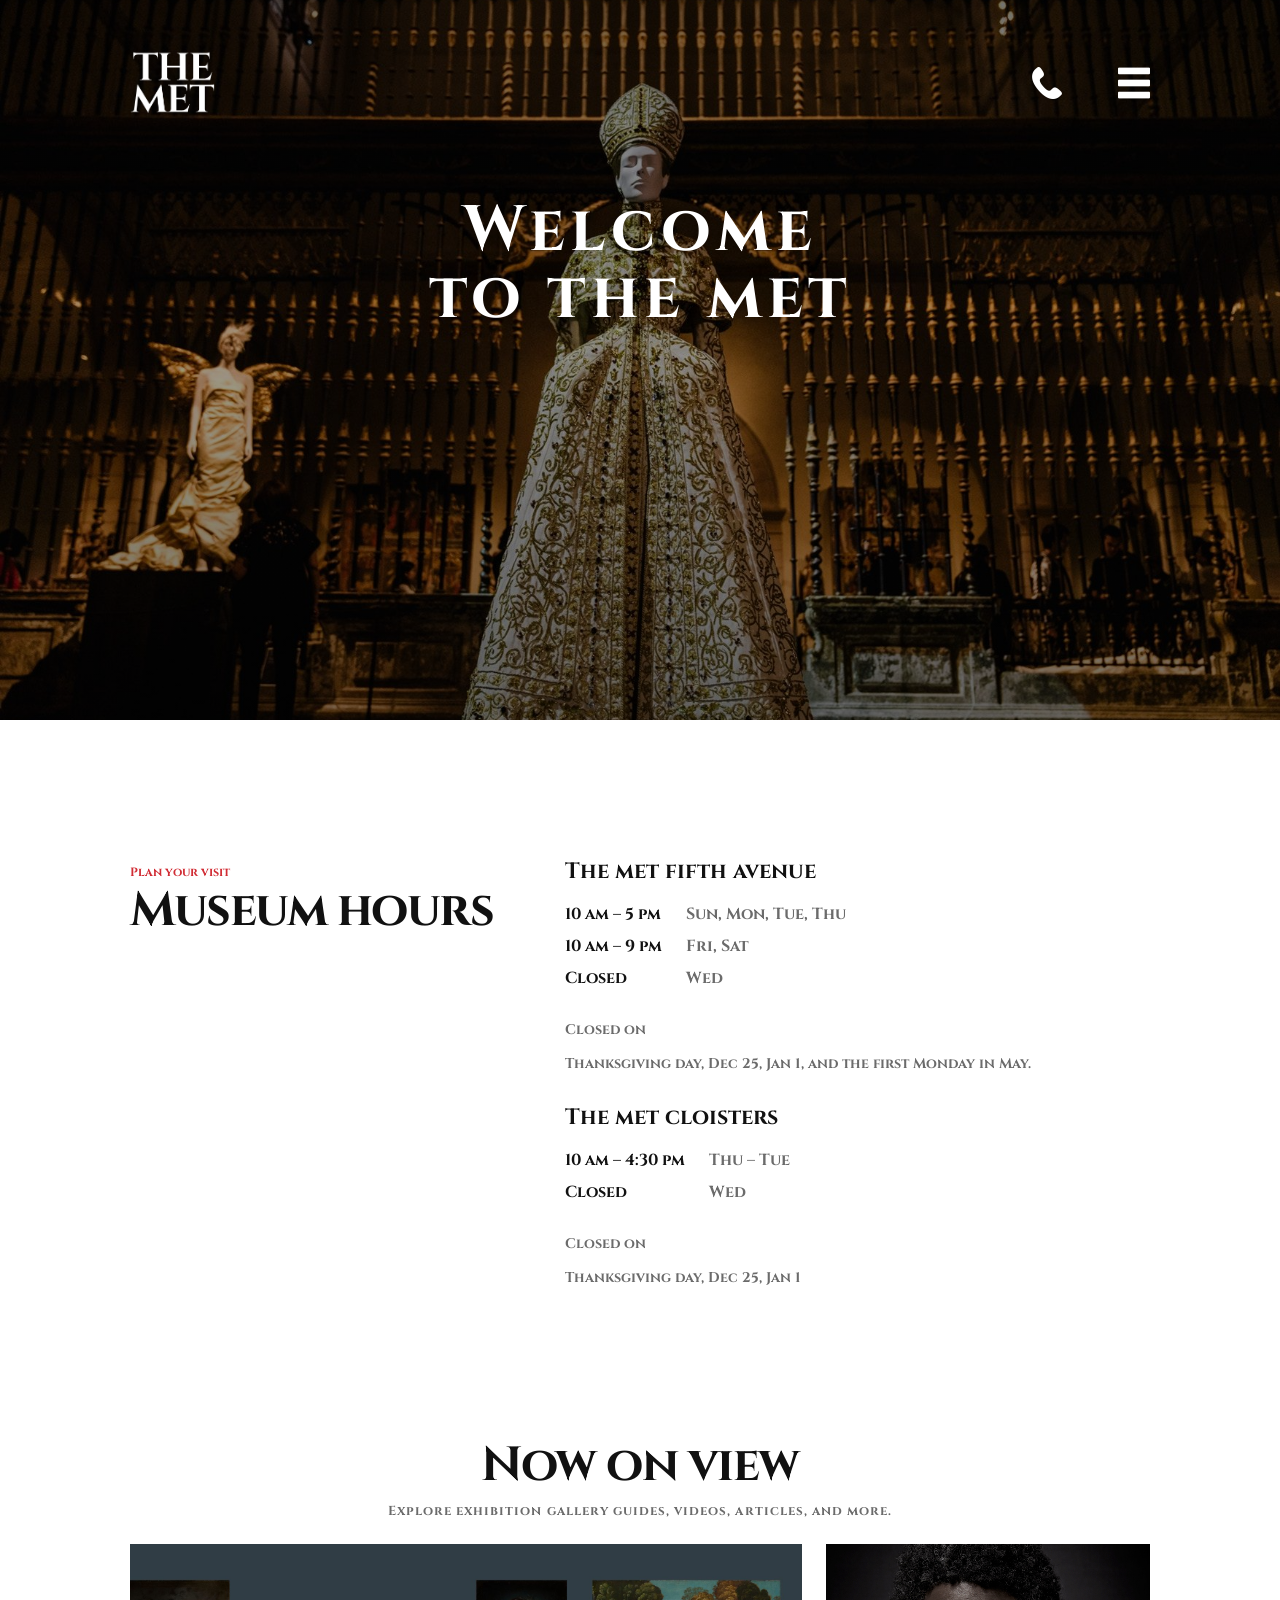
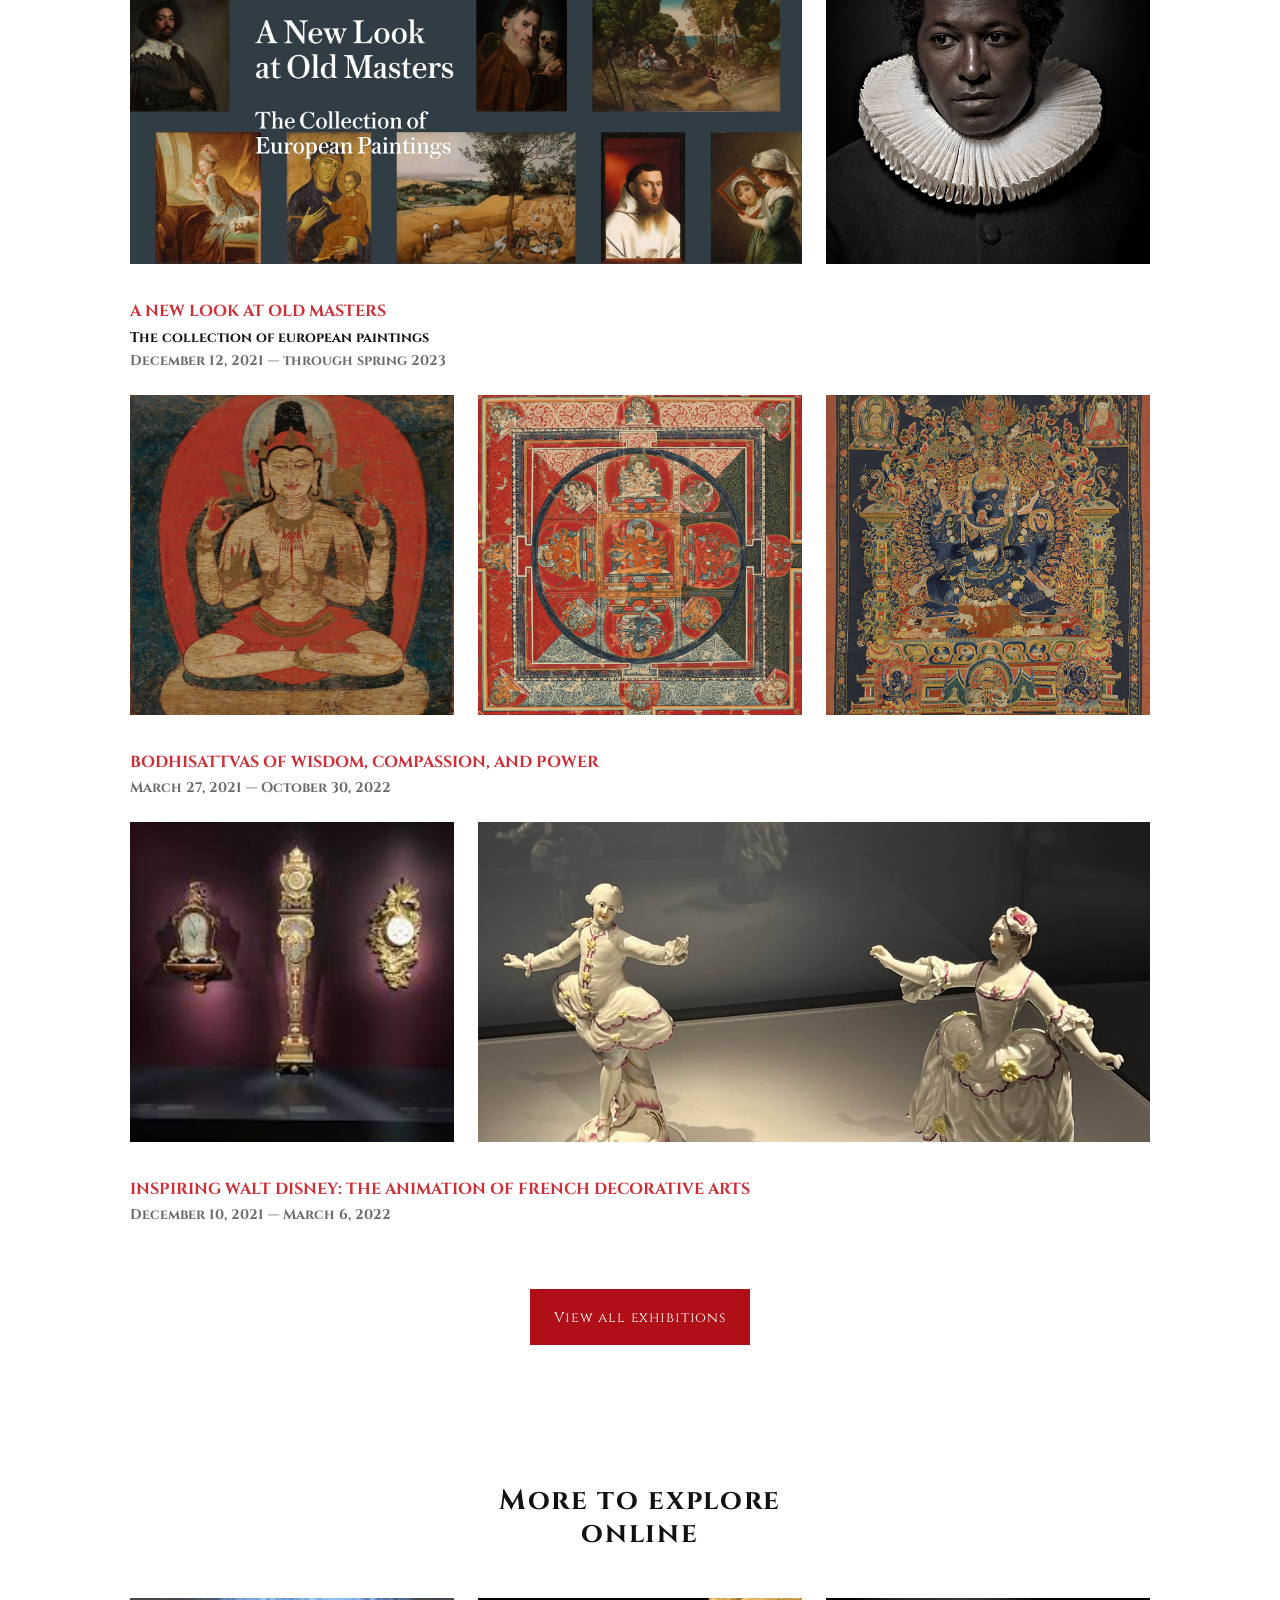
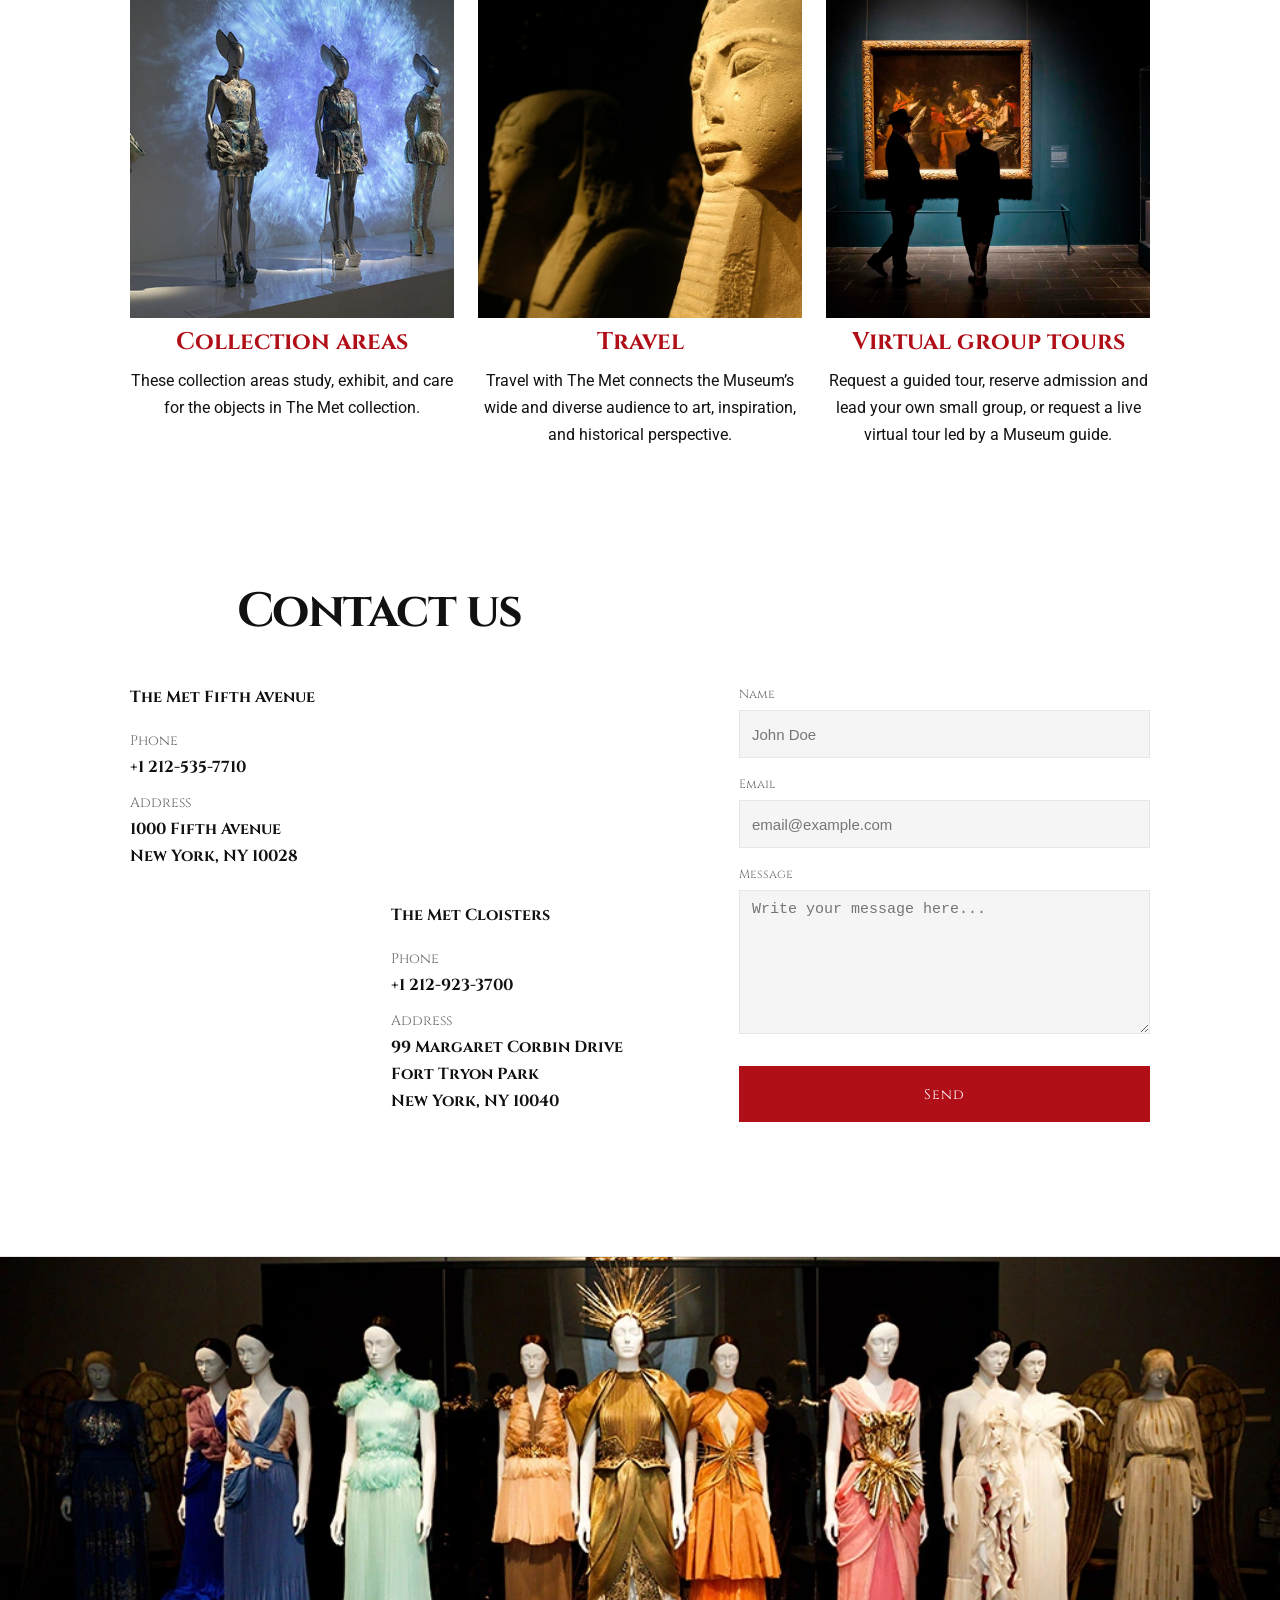
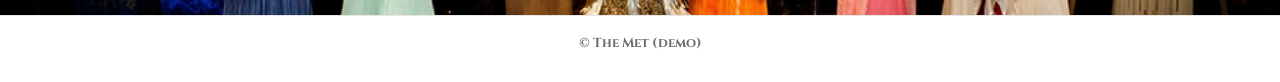
<file: index.html>
<!doctype html><html lang="uk"><head><meta charset="utf-8"><meta name="viewport" content="width=device-width, initial-scale=1"><title>The Met</title><link rel="icon" type="image/png" href="logo.bbafbb5b.png" sizes="any"><link rel="stylesheet" href="index.0153a575.css"></head><body> <header class="header" id="top" aria-label="hero"> <div class="container header__inner"> <a class="header__logo" href="#top" aria-label="The Met"> <img class="header__logo-img" src="logo_MAT.17e30aed.png" alt="The Met" width="87" height="65"> </a> <div class="header__actions"> <div class="header__phone"> <button class="header__icon header__icon--tel" type="button" aria-label="phone"> <img src="phone_icon.45ada216.png" alt="phone_icon" loading="lazy" aria-hidden="true"> </button> <div class="header__contacts" aria-hidden="true"> <div class="header__contact-block"> <p class="header__contact-title">The Met Fifth Avenue</p> <a class="header__contact-phone" href="tel:+12125357710"> +1 212-535-7710 </a> </div> <div class="header__contact-block"> <p class="header__contact-title">The Met Cloisters</p> <a class="header__contact-phone" href="tel:+12129233700"> +1 212-923-3700 </a> </div> </div> </div> <button class="header__icon header__icon--menu" type="button" aria-controls="navpanel" aria-expanded="false" aria-label="menu"> <img src="menu_icon.2aa20602.png" alt="menu_icon" loading="lazy" aria-hidden="true"> </button> </div> </div> <div class="header__title"> <h1> Welcome <br> to the met </h1> </div> </header>  <div class="navpanel" id="navpanel" aria-hidden="true"> <button class="navpanel__close" type="button" aria-label="Close menu"> <svg fill="none" stroke="currentColor" stroke-linecap="round" stroke-linejoin="round" stroke-width="2" aria-hidden="true" viewBox="0 0 24 24"><line x1="18" x2="6" y1="6" y2="18"/><line x1="6" x2="18" y1="6" y2="18"/></svg> </button> <div class="container navpanel__content"> <a class="navpanel__logo" href="#top" aria-label="The Met"> <img src="logo_MAT.17e30aed.png" alt="The Met" width="87" height="65"> </a> <nav class="navpanel__nav" aria-label="Overlay navigation"> <a href="#top">Home</a> <a href="#hours-title">About us</a> <a href="#view-title">Gallery</a> <a href="#online-title">Explore online</a> <a href="#fb-title">Contacts</a> </nav> <div class="navpanel__contacts"> <div class="navpanel__row"> <div class="navpanel__label">The Met Fifth Avenue</div> <a class="navpanel__phone" href="tel:+12125357710"> +1 212-535-7710 </a> </div> <div class="navpanel__row navpanel__row--mt16"> <div class="navpanel__label">The Met Cloisters</div> <a class="navpanel__phone" href="tel:+12129233700"> +1 212-923-3700 </a> </div> <a class="navpanel__cta" href="tel:+12125357710"> Call to order </a> </div> </div> </div> <main>  <section class="container hours" aria-labelledby="hours-title"> <div class="hours__grid"> <aside class="hours__left"> <p class="hours__kicker">Plan your visit</p> <h2 id="hours-title" class="hours__title"> Museum hours </h2> </aside> <div class="hours__right"> <div class="hours-block hours-block--title"> <h3 class="hours-block__title">The met fifth avenue</h3> </div> <dl class="hours-block hours-block--pairs"> <div class="pair"> <dt class="pair__label"><strong>10 am – 5 pm</strong></dt> <dd class="pair__value">Sun, Mon, Tue, Thu</dd> </div> <div class="pair"> <dt class="pair__label"><strong>10 am – 9 pm</strong></dt> <dd class="pair__value">Fri, Sat</dd> </div> <div class="pair"> <dt class="pair__label"><strong>Closed</strong></dt> <dd class="pair__value">Wed</dd> </div> </dl> <div class="hours-block hours-block--note"> <p class="note__label">Closed on</p> <p class="note__text"> Thanksgiving day, Dec 25, Jan 1, and the first Monday in May. </p> </div> <div class="hours-block hours-block--title"> <h3 class="hours-block__title">The met cloisters</h3> </div> <dl class="hours-block hours-block--pairs"> <div class="pair"> <dt class="pair__label"><strong>10 am – 4:30 pm</strong></dt> <dd class="pair__value">Thu – Tue</dd> </div> <div class="pair"> <dt class="pair__label"><strong>Closed</strong></dt> <dd class="pair__value">Wed</dd> </div> </dl> <div class="hours-block hours-block--note"> <p class="note__label">Closed on</p> <p class="note__text">Thanksgiving day, Dec 25, Jan 1</p> </div> </div> </div> </section>  <section class="container view" aria-labelledby="view-title"> <div class="view__grid"> <div class="view__intro"> <h2 id="view-title" class="view__title"> Now on view </h2> <p class="view__desc"> Explore exhibition gallery guides, videos, articles, and more. </p> </div> <div class="view__two-up"> <img class="view__img--rect" src="event-1a.bc9f3609.png" alt="A new look at old masters" loading="lazy"> <img class="view__img--square" src="event-1b.b50f4a72.png" alt="A new look at old masters" loading="lazy"> </div> <div class="view__caption view__caption--full"> <a href="#" class="view__link"> A new look at old masters </a> <p class="view__meta">The collection of european paintings</p> <p class="view__date">December 12, 2021 — through spring 2023</p> </div> <div class="view__three-up"> <img class="view__img--square" src="event-2a.63964878.png" alt="Bodhisattvas of wisdom, compassion, and power" loading="lazy"> <img class="view__img--square" src="event-2b.34d920ac.png" alt="Bodhisattvas of wisdom, compassion, and power" loading="lazy"> <img class="view__img--square" src="event-2c.73bccd0c.png" alt="Bodhisattvas of wisdom, compassion, and power" loading="lazy"> </div> <div class="view__caption view__caption--full"> <a href="#" class="view__link"> Bodhisattvas of wisdom, compassion, and power </a> <p class="view__date">March 27, 2021 — October 30, 2022</p> </div> <div class="view__mixed"> <img class="view__img--square" src="event-3a.1eeae423.png" alt="Inspiring Walt Disney" loading="lazy"> <img class="view__img--rect" src="event-3b.1bf94be8.png" alt="Inspiring Walt Disney" loading="lazy"> </div> <div class="view__caption view__caption--full"> <a href="#" class="view__link"> Inspiring Walt Disney: The animation of French decorative arts </a> <p class="view__date">December 10, 2021 — March 6, 2022</p> </div> <div class="view__cta"> <button class="view__btn" type="button"> View all exhibitions </button> </div> </div> </section>  <section class="container online" aria-labelledby="online-title"> <div class="online__head"> <h2 id="online-title" class="online__title"> More to explore <br> online </h2> </div> <div class="online__grid"> <article class="online-card"> <img class="online-card__img" src="online-1.9f0a8507.png" alt="Collection areas" loading="lazy"> <h3 class="online-card__name">Collection areas</h3> <p class="online-card__text"> These collection areas study, exhibit, and care for the objects in The Met collection. </p> </article> <article class="online-card"> <img class="online-card__img" src="online-2.6fdd510c.png" alt="Travel" loading="lazy"> <h3 class="online-card__name">Travel</h3> <p class="online-card__text"> Travel with The Met connects the Museum’s wide and diverse audience to art, inspiration, and historical perspective. </p> </article> <article class="online-card"> <img class="online-card__img" src="online-3.2ac6b39e.png" alt="Virtual group tours" loading="lazy"> <h3 class="online-card__name">Virtual group tours</h3> <p class="online-card__text"> Request a guided tour, reserve admission and lead your own small group, or request a live virtual tour led by a Museum guide. </p> </article> </div> </section>  <section class="container feedback" aria-labelledby="fb-title"> <div class="feedback__head"> <h2 id="fb-title" class="feedback__title"> Contact us </h2> </div> <div class="feedback__grid"> <div class="feedback__col feedback__col--left"> <div class="fb-block fb-block--title">The Met Fifth Avenue</div> <div class="fb-block fb-block--pair"> <div class="fb-pair-top">Phone</div> <a class="fb-pair-bottom" href="tel:+12125357710"> +1 212-535-7710 </a> </div> <div class="fb-block fb-block--pair fb-block--pair-last"> <div class="fb-pair-top">Address</div> <a class="fb-pair-bottom" target="_blank" rel="noopener noreferrer" href="https://maps.google.com/?q=1000+Fifth+Avenue+New+York+NY+10028"> 1000 Fifth Avenue <br> New York, NY 10028 </a> </div> </div> <div class="feedback__col feedback__col--middle"> <div class="fb-block fb-block--title">The Met Cloisters</div> <div class="fb-block fb-block--pair"> <div class="fb-pair-top">Phone</div> <a class="fb-pair-bottom" href="tel:+12129233700"> +1 212-923-3700 </a> </div> <div class="fb-block fb-block--pair fb-block--pair-last"> <div class="fb-pair-top">Address</div> <a class="fb-pair-bottom" target="_blank" rel="noopener noreferrer" href="https://maps.google.com/?q=99+Margaret+Corbin+Drive+New+York+NY+10040"> 99 Margaret Corbin Drive <br> Fort Tryon Park <br> New York, NY 10040 </a> </div> </div> <form class="feedback__form" aria-label="Contact form"> <label class="fb-label" for="fb-name"> Name </label> <input class="fb-input" id="fb-name" type="text" name="name" required placeholder="John Doe"> <label class="fb-label" for="fb-email"> Email </label> <input class="fb-input" id="fb-email" type="email" name="email" required placeholder="email@example.com"> <label class="fb-label" for="fb-msg"> Message </label> <textarea class="fb-textarea" id="fb-msg" name="message" required placeholder="Write your message here..." rows="6"></textarea> <button class="fb-btn" type="submit"> Send </button> </form> </div> </section> <section class="bottom" aria-label="decorative image"> <img class="bottom__img" src="bottom.76eab31d.png" alt="image_bottom" loading="lazy"> </section> </main> <footer class="footer">© The Met (demo)</footer> <script>document.addEventListener("DOMContentLoaded",function(){var e=document.getElementById("navpanel"),t=document.querySelector(".header__icon--menu"),n=document.querySelector(".navpanel__close"),a=document.body;if(e&&t&&n){var r=function(){e.classList.remove("is-open"),e.setAttribute("aria-hidden","true"),t.setAttribute("aria-expanded","false"),a.classList.remove("no-scroll"),t.focus({preventScroll:!0})};t.addEventListener("click",function(){e.classList.add("is-open"),e.setAttribute("aria-hidden","false"),t.setAttribute("aria-expanded","true"),a.classList.add("no-scroll");var n=e.querySelector('a,button,[tabindex]:not([tabindex="-1"])');n&&n.focus({preventScroll:!0})}),n.addEventListener("click",r),document.addEventListener("keydown",function(t){"Escape"===t.key&&e.classList.contains("is-open")&&r()}),e.addEventListener("click",function(t){var n=e.querySelector(".navpanel__content");n&&!n.contains(t.target)&&r()})}}),document.addEventListener("DOMContentLoaded",function(){var e=document.querySelector(".feedback__form");if(e){var t=e.querySelector("#fb-name"),n=e.querySelector("#fb-email"),a=e.querySelector("#fb-msg");e.addEventListener("submit",function(r){if(t&&(t.value=t.value.trim()),n&&(n.value=n.value.trim()),a&&(a.value=a.value.trim()),!a||0===a.value.length){r.preventDefault(),a&&(a.setAttribute("aria-invalid","true"),a.focus({preventScroll:!0}));return}r.preventDefault(),a&&a.removeAttribute("aria-invalid"),e.reset()})}});</script> </body></html>
</file>
<file: index.0153a575.css>
@import "https://fonts.googleapis.com/css2?family=Cinzel:wght@400;500;700&display=swap";@import "https://fonts.googleapis.com/css2?family=Roboto:wght@400&display=swap";:root{--grid-cols-desktop:12;--grid-cols-tablet:6;--grid-cols-mobile:2;--bg:#fff;--ink:#111;--ink-soft:#6b6b6b;--muted:#f2f2f2;--divider:#e6e6e6;--accent:#b10f17;--accent-dark:#8f0c12;--h1:clamp(34px,5vw,64px);--h2:clamp(22px,3vw,28px);--h3:clamp(14px,2vw,16px);--lead:18px;--text:15px;--small:13px;--ease:.2s ease;--page-w:1260px;--side-pad:120px;--col:63px;--gut:24px;--grid-w:1020px;--menu-bg-1:#b10f17;--menu-bg-2:#c2262d;--navpanel-h:700px}.grid{max-width:var(--grid-w);row-gap:var(--gut);column-gap:var(--gut);grid-template-columns:repeat(var(--grid-cols-mobile),minmax(0,1fr));width:100%;margin-left:auto;margin-right:auto;display:grid}@media (min-width:744px){.grid{grid-template-columns:repeat(var(--grid-cols-tablet),minmax(0,1fr))}}@media (min-width:1200px){.grid{grid-template-columns:repeat(var(--grid-cols-desktop),var(--col))}}*,:before,:after{box-sizing:border-box}html,body{height:100%}html{scroll-behavior:smooth}body{font-family:Cinzel,serif;font-weight:700;font-size:var(--text);color:var(--ink);background:var(--bg);margin:0;line-height:1.5;overflow-x:hidden}img{max-width:100%;display:block}img:hover{transition:transform var(--ease);transform:scale(1.03)}.container{max-width:var(--page-w);width:100%;margin-left:auto;margin-right:auto;padding-left:max(16px,min(4vw,24px));padding-right:max(16px,min(4vw,24px))}@media (min-width:1200px){.container{padding-inline:var(--side-pad)}}.grid-2{grid-template-columns:repeat(2,1fr);column-gap:16px;display:grid}@media (min-width:744px){.grid-6{grid-template-columns:repeat(6,1fr);column-gap:20px;display:grid}}@media (min-width:1200px){.grid-12{grid-template-columns:repeat(12,var(--col));column-gap:var(--gut);-ms-flex-pack:center;justify-content:center;display:grid}}.visually-hidden{clip:rect(0 0 0 0);clip-path:inset(100%);border:0;width:1px;height:1px;margin:-1px;padding:0;position:absolute;overflow:hidden}.navpanel{height:min(var(--navpanel-h),100vh);z-index:9999;opacity:0;pointer-events:none;visibility:hidden;transition:opacity var(--ease),transform var(--ease),visibility var(--ease);background:linear-gradient(90deg,color-mix(in srgb,var(--menu-bg-1)96%,transparent),var(--menu-bg-2));color:#fff;scrollbar-width:none;--np-link-fs:18px;--np-link-lh:20px;--np-link-ls:1.6px;--np-label-fs:14px;--np-label-lh:22px;--np-cta-fs:11px;--np-cta-lh:14px;--np-cta-ls:1.8px;width:100%;position:fixed;top:0;left:50%;overflow-y:scroll;transform:translate(-50%,-8px)}.navpanel.is-open{opacity:1;pointer-events:auto;visibility:visible;transform:translate(-50%)}.navpanel__close{color:#fff;cursor:pointer;transition:opacity var(--ease);z-index:10001;background:0 0;border:0;width:32px;height:32px;margin-left:auto;font-size:28px;line-height:1;display:block;position:sticky;top:0}.navpanel__close:before{content:"";background:var(--menu-bg-1);opacity:.6;z-index:-1;border-bottom-left-radius:6px;position:absolute;top:0;bottom:0;left:0;right:0}.navpanel__close:hover{opacity:.85}.navpanel__close:focus-visible{opacity:.85}.navpanel__content{row-gap:32px;width:100%;max-width:1260px;margin-left:0;margin-right:auto;padding:32px 16px 40px;display:grid;position:relative}.navpanel__logo img{object-fit:contain;width:87px;height:65px;display:block}.navpanel__nav{gap:32px;margin-top:8px;display:grid}.navpanel__nav a{text-transform:uppercase;color:#fff;font-size:var(--np-link-fs);line-height:var(--np-link-lh);letter-spacing:var(--np-link-ls);text-decoration:none;transition:color .3s}.navpanel__nav a:hover{text-decoration:underline}.navpanel__nav a:focus-visible{text-decoration:underline}.navpanel__contacts{gap:16px;margin-top:4px;display:grid}.navpanel__row{gap:8px;display:grid}.navpanel__row--mt16{gap:8px;margin-top:16px}.navpanel__label,.navpanel__phone{text-transform:uppercase;color:#fff;font-size:var(--np-label-fs);line-height:var(--np-label-lh)}.navpanel__phone{transition:color var(--ease);text-decoration:none}.navpanel__phone:hover{color:#ffdede}.navpanel__phone:focus-visible{color:#ffdede}.navpanel__cta{font-size:var(--np-cta-fs);line-height:var(--np-cta-lh);letter-spacing:var(--np-cta-ls);text-transform:uppercase;color:#fff;transition:opacity var(--ease);width:126px;margin-top:8px;padding-bottom:6px;text-decoration:none;display:inline-block}.navpanel__cta:hover{opacity:.85}.navpanel__cta:focus-visible{opacity:.85}:root{--navpanel-h:568px}@media (min-width:744px){:root{--navpanel-h:842px}.navpanel{--np-link-fs:20px;--np-link-lh:22px;--np-link-ls:1.8px;--np-label-fs:15px;--np-label-lh:24px;--np-cta-fs:12px;--np-cta-lh:16px;--np-cta-ls:2px}.navpanel__content{margin-left:121px;padding:32px max(16px,min(4vw,24px)) 40px}}@media (min-width:1200px){:root{--navpanel-h:700px}.navpanel{--np-link-fs:22px;--np-link-lh:22px;--np-link-ls:2px;--np-label-fs:16px;--np-label-lh:27px;--np-cta-fs:12px;--np-cta-lh:16px;--np-cta-ls:2px}}.header{color:#fff;background:url(gallery-main.a74fc6a9.png) 50%/cover no-repeat;width:100%;height:max(520px,min(80vh,840px));margin:0 auto;position:relative}.header:after{content:"";pointer-events:none;background:linear-gradient(rgba(0,0,0,.55),rgba(0,0,0,.35) 40%,rgba(0,0,0,.55));position:absolute;top:0;bottom:0;left:0;right:0}.header__inner.container{grid-column:1/-1}.header__inner{z-index:3;-ms-flex-pack:justify;justify-content:space-between;-ms-flex-align:center;align-items:center;width:100%;height:56px;display:-ms-flexbox;display:flex;position:relative;top:24px}.header__logo{margin:0}.header__logo-img{object-fit:contain;width:auto;height:56px;display:block}.header__actions{-ms-flex-pack:end;justify-content:flex-end;-ms-flex-align:center;align-items:center;gap:24px;margin-left:auto;display:-ms-flexbox;display:flex}.header__icon{cursor:pointer;transition:transform var(--ease);background:0 0;border:0;-ms-flex-align:center;align-items:center;justify-items:center;width:24px;height:24px;padding:0;line-height:1;display:grid}.header__icon>img{object-fit:contain;width:100%;height:100%;display:block}.header__icon:hover{transform:translateY(-1px)}.header__icon:focus-visible{transform:translateY(-1px)}.header__title{padding-top:var(--hdr-title-pt,200px);text-align:center;z-index:2;-ms-flex-pack:center;justify-content:center;-ms-flex-align:start;align-items:flex-start;display:-ms-flexbox;display:flex;position:absolute;top:0;bottom:0;left:0;right:0}.header__title h1{font-size:var(--h1);letter-spacing:.08em;text-shadow:0 2px 18px rgba(0,0,0,.55);margin:0;font-weight:700;line-height:1.05}.header__phone{position:relative}.header__contacts{opacity:0;visibility:hidden;pointer-events:none;transition:opacity var(--ease),transform var(--ease),visibility var(--ease);color:#fff;text-align:right;-webkit-backdrop-filter:blur(2px);backdrop-filter:blur(2px);z-index:5;background:rgba(0,0,0,.28);border-radius:6px;gap:8px;width:260px;padding:10px 12px;font-size:16px;font-weight:700;line-height:27px;display:grid;position:absolute;top:50%;right:calc(100% + 12px);transform:translateY(-50%)translate(8px)}.header__contact-block{-ms-flex-direction:column;flex-direction:column;display:-ms-flexbox;display:flex}.header__phone:hover .header__contacts{opacity:1;visibility:visible;pointer-events:auto;transform:translateY(-50%)translate(0)}.header__phone:focus-within .header__contacts{opacity:1;visibility:visible;pointer-events:auto;transform:translateY(-50%)translate(0)}.header__contact-title{margin:0}.header__contact-phone{color:#fff;transition:opacity var(--ease);text-decoration:none}.header__contact-phone:hover{opacity:.8}.header__contact-phone:focus-visible{opacity:.8}@media (min-width:744px){.header__inner{height:60px;top:40px}.header__logo-img{height:60px}.header__actions{gap:55px}.header__title{--hdr-title-pt:256px}.header__icon{width:32px;height:32px}}@media (min-width:1200px){.header__inner{height:65px;top:50px}.header__logo-img{height:65px}.header__title{--hdr-title-pt:198px}}.hours{margin-top:100px}.hours__grid{max-width:var(--grid-w);row-gap:var(--gut);column-gap:var(--gut);grid-template-columns:repeat(var(--grid-cols-mobile),minmax(0,1fr));-ms-flex-align:start;align-items:start;column-gap:var(--gut);width:100%;margin-left:auto;margin-right:auto;display:grid}@media (min-width:744px){.hours__grid{grid-template-columns:repeat(var(--grid-cols-tablet),minmax(0,1fr))}}@media (min-width:1200px){.hours__grid{grid-template-columns:repeat(var(--grid-cols-desktop),var(--col))}}.hours__left{text-align:left;grid-column:1/-1;padding-top:6px}.hours__right{-ms-flex-direction:column;flex-direction:column;grid-column:1/-1;gap:16px;display:-ms-flexbox;display:flex}.hours__kicker{color:#d12d35;margin:0 0 6px;font-size:12px;line-height:140%}.hours__title{letter-spacing:-.8px;color:var(--ink);text-align:left;margin:0;font-size:34px;line-height:36px}.hours-block--title{text-align:left}.hours-block__title{margin:0;font-size:20px;line-height:26px}.hours-block--pairs{text-align:left;grid-template-columns:max-content max-content;gap:8px 16px;margin:0;padding:0;display:grid}.pair{display:contents}.pair__label,.pair__value{white-space:nowrap;margin:0;font-size:15px;line-height:22px}.pair__value{color:var(--ink-soft)}.hours-block--note{text-align:left;color:var(--ink-soft);font-size:13px;line-height:18px}.hours-block--note .note__label{margin-right:6px}@media (min-width:744px){.hours{margin-top:140px}.hours__title{letter-spacing:-1.2px;font-size:40px;line-height:42px}.hours-block__title{font-size:21px;line-height:28px}.pair__label,.pair__value{font-size:15.5px;line-height:23px}.hours-block--note{font-size:13.5px;line-height:19px}.hours__left{grid-column:1/3}.hours__right{grid-column:3/7}.hours-block--pairs{gap:8px 20px}}@media (min-width:1200px){.hours{margin-top:138px}.hours__title{letter-spacing:-1.5px;font-size:48px;line-height:48px}.hours-block__title{font-size:22px;line-height:28px}.pair__label,.pair__value{font-size:16px;line-height:24px}.hours-block--note{font-size:14px;line-height:20px}.hours__left{grid-column:1/6}.hours__right{grid-column:6/13}.hours-block--pairs{gap:8px 24px}}.view{margin-top:140px;display:block}.view__grid{max-width:var(--grid-w);row-gap:var(--gut);column-gap:var(--gut);grid-template-columns:repeat(var(--grid-cols-mobile),minmax(0,1fr));width:100%;margin-left:auto;margin-right:auto;display:grid}@media (min-width:744px){.view__grid{grid-template-columns:repeat(var(--grid-cols-tablet),minmax(0,1fr))}}@media (min-width:1200px){.view__grid{grid-template-columns:repeat(var(--grid-cols-desktop),var(--col))}}.view__intro{text-align:center;grid-column:1/-1}.view__title{letter-spacing:-.8px;color:var(--ink);text-align:center;margin:0 0 12px;font-size:34px;line-height:36px}.view__desc{font-size:var(--small);color:var(--ink-soft);letter-spacing:.08em;text-align:center;max-width:520px;margin:0 auto;line-height:1.4}.view__img--square,.view__img--rect{object-fit:cover;width:100%}.view__two-up{gap:var(--gut);grid-column:1/-1;grid-template-columns:repeat(2,1fr);display:grid}.view__two-up .view__img--rect{grid-column:1/2;height:235px;display:block}.view__two-up .view__img--square{grid-column:2/3;height:235px;display:block}.view__mixed{gap:var(--gut);grid-column:1/-1;grid-template-columns:repeat(2,1fr);display:grid}.view__mixed .view__img--square{grid-column:1/2;height:262px;display:block}.view__mixed .view__img--rect{object-position:top;grid-column:2/3;-ms-flex-item-align:start;align-self:start;height:262px;display:block}.view__three-up{gap:var(--gut);grid-column:1/-1;grid-template-columns:repeat(2,1fr);display:grid}.view__three-up .view__img--square:first-child{grid-column:1/2;height:235px;display:block}.view__three-up .view__img--square:nth-child(2){grid-column:2/3;height:235px;display:block}.view__three-up .view__img--square:nth-child(3){display:none}.view__caption{text-align:left;grid-column:1/-1}.view__caption--full{margin-top:12px}.view__link{color:#d12d35;text-transform:uppercase;margin:0 0 4px;font-size:16px;line-height:1.4;text-decoration:none;display:block}.view__link:hover{opacity:.8}.view__meta{color:var(--ink);margin:0 0 2px;font-size:14px}.view__date{color:var(--ink-soft);margin:0;font-size:14px}.view__cta{grid-column:1/-1;-ms-flex-pack:center;justify-content:center;margin-top:40px;display:-ms-flexbox;display:flex}.view__btn{background:var(--accent);color:#fff;letter-spacing:.06em;cursor:pointer;transition:background var(--ease),transform var(--ease);border:0;border-radius:0;height:56px;padding-left:24px;padding-right:24px;font-family:Cinzel,serif;font-size:14px}.view__btn:hover{background:var(--accent-dark);transform:translateY(-1px)}.view__btn:focus-visible{background:var(--accent-dark);transform:translateY(-1px)}@media (min-width:744px){.view__title{letter-spacing:-1.2px;font-size:40px;line-height:42px}.view__two-up{grid-template-columns:repeat(6,1fr)}.view__two-up .view__img--rect{grid-column:1/5;height:264px}.view__two-up .view__img--square{grid-column:5/7;height:264px}.view__mixed{grid-template-columns:repeat(6,1fr)}.view__mixed .view__img--square{grid-column:1/3;height:264px}.view__mixed .view__img--rect{grid-column:3/7;height:264px}.view__three-up{grid-template-columns:repeat(6,1fr)}.view__three-up .view__img--square:first-child{grid-column:1/4;height:362px}.view__three-up .view__img--square:nth-child(2){grid-column:4/7;height:362px}.view__three-up .view__img--square:nth-child(3){display:none}.view__cta{grid-column:2/6}}@media (min-width:1200px){.view__title{letter-spacing:-1.5px;font-size:48px;line-height:48px}.view__two-up{grid-template-columns:repeat(12,1fr)}.view__two-up .view__img--rect{grid-column:1/9;height:320px}.view__two-up .view__img--square{grid-column:9/13;height:320px}.view__mixed{grid-template-columns:repeat(12,1fr)}.view__mixed .view__img--square{grid-column:1/5;height:320px}.view__mixed .view__img--rect{grid-column:5/-1;height:320px}.view__three-up{grid-template-columns:repeat(12,1fr)}.view__three-up .view__img--square:first-child{grid-column:1/5;height:320px}.view__three-up .view__img--square:nth-child(2){grid-column:5/9;height:320px}.view__three-up .view__img--square:nth-child(3){grid-column:9/13;height:320px;display:block}.view__cta{grid-column:5/9}}.online__head{max-width:var(--grid-w);row-gap:var(--gut);column-gap:var(--gut);grid-template-columns:repeat(var(--grid-cols-mobile),minmax(0,1fr));width:100%;margin:100px 0 48px;display:grid}@media (min-width:744px){.online__head{grid-template-columns:repeat(var(--grid-cols-tablet),minmax(0,1fr))}}@media (min-width:1200px){.online__head{grid-template-columns:repeat(var(--grid-cols-desktop),var(--col))}}.online__title{text-align:center;font-size:var(--h2);letter-spacing:.06em;grid-column:1/-1;-ms-flex-line-pack:center;align-content:center;min-height:64px;margin:0;line-height:1.15;display:grid}.online__grid{max-width:var(--grid-w);row-gap:var(--gut);column-gap:var(--gut);grid-template-columns:repeat(var(--grid-cols-mobile),minmax(0,1fr));width:100%;margin-left:auto;margin-right:auto;display:grid}@media (min-width:744px){.online__grid{grid-template-columns:repeat(var(--grid-cols-tablet),minmax(0,1fr))}}@media (min-width:1200px){.online__grid{grid-template-columns:repeat(var(--grid-cols-desktop),var(--col))}}.online-card{-ms-flex-direction:column;flex-direction:column;-ms-flex-align:center;align-items:center;gap:8px;display:-ms-flexbox;display:flex}.online-card__img{object-fit:cover;width:100%;height:320px;display:block}.online-card__name{text-align:center;color:var(--accent);margin:0;font-size:24px;line-height:140%}.online-card__text{text-align:center;color:var(--ink);margin:0;font-family:Roboto,system-ui,-apple-system,BlinkMacSystemFont,Segoe UI,Noto Sans,Ubuntu,Cantarell,Helvetica Neue,Arial,sans-serif;font-size:16px;font-weight:400;line-height:27px}.online__grid .online-card{grid-column:1/-1;min-height:447px}@media (min-width:744px){.online__title{grid-column:2/6;min-height:96px}.online__grid .online-card{grid-column:2/6;min-height:538px}.online__head{margin-top:140px}}@media (min-width:1200px){.online__title{grid-column:1/-1;min-height:auto;display:block}.online__grid .online-card{grid-column:span 4;min-height:auto}}.feedback{margin-top:140px}.feedback__head{max-width:var(--grid-w);row-gap:var(--gut);column-gap:var(--gut);grid-template-columns:repeat(var(--grid-cols-mobile),minmax(0,1fr));width:100%;margin-bottom:48px;margin-left:auto;margin-right:auto;display:grid}@media (min-width:744px){.feedback__head{grid-template-columns:repeat(var(--grid-cols-tablet),minmax(0,1fr))}}@media (min-width:1200px){.feedback__head{grid-template-columns:repeat(var(--grid-cols-desktop),var(--col))}}.feedback__title{text-align:center;letter-spacing:-1.5px;color:var(--ink);grid-column:1/-1;margin:0;font-size:48px;line-height:48px}.feedback__grid{max-width:var(--grid-w);row-gap:var(--gut);column-gap:var(--gut);grid-template-columns:repeat(var(--grid-cols-mobile),minmax(0,1fr));width:100%;margin-left:auto;margin-right:auto;display:grid}@media (min-width:744px){.feedback__grid{grid-template-columns:repeat(var(--grid-cols-tablet),minmax(0,1fr))}}@media (min-width:1200px){.feedback__grid{grid-template-columns:repeat(var(--grid-cols-desktop),var(--col))}}.feedback__col--left,.feedback__col--middle,.feedback__form{grid-column:1/-1}.fb-block{margin:0}.fb-block--title{margin-bottom:16px;font-size:16px;line-height:27px}.fb-block--pair{margin-bottom:8px}.fb-block--pair-last{margin-bottom:0}.fb-pair-top{color:var(--ink-soft);font-size:14px;font-weight:400;line-height:27px}.fb-pair-bottom{color:var(--ink);overflow-wrap:anywhere;-ms-hyphens:auto;hyphens:auto;font-size:16px;line-height:27px;text-decoration:none}.feedback__form{grid-template-columns:1fr;grid-auto-rows:min-content;display:grid}.fb-label{color:var(--ink-soft);margin:0 0 6px;font-size:12px;font-weight:400;line-height:20px}.fb-input,.fb-textarea{border:1px solid var(--divider);transition:border-color var(--ease),box-shadow var(--ease);background:rgba(0,0,0,.04);border-radius:0;outline:none;width:100%;padding:10px 12px;font-size:15px}.fb-input{height:48px;margin-bottom:16px}.fb-textarea{height:144px;margin-bottom:32px}.fb-input:focus-visible{border-color:var(--accent);box-shadow:0 0 0 3px color-mix(in srgb,var(--accent)18%,transparent);background:#fff}.fb-textarea:focus-visible{border-color:var(--accent);box-shadow:0 0 0 3px color-mix(in srgb,var(--accent)18%,transparent);background:#fff}.fb-btn{background:var(--accent);color:#fff;letter-spacing:.06em;cursor:pointer;transition:background var(--ease),transform var(--ease);border:0;border-radius:0;width:100%;height:56px;padding:0 28px;font-family:Cinzel,serif;font-size:14px}.fb-btn:hover{background:var(--accent-dark);transform:translateY(-1px)}.fb-btn:focus-visible{background:var(--accent-dark);transform:translateY(-1px)}.fb-pair-bottom:hover,.header__contact-phone:hover,.navpanel__phone:hover{text-decoration:underline}.fb-pair-bottom:focus-visible{text-decoration:underline}@media (min-width:744px){.feedback__title{grid-column:2/6}.feedback__col--left{grid-area:1/1/auto/3}.feedback__col--middle{grid-area:2/1/auto/3}.feedback__form{grid-area:1/4/span 2/7;grid-template-columns:repeat(6,1fr);column-gap:20px}.fb-label,.fb-input,.fb-textarea{grid-column:1/7}.fb-btn{grid-column:1/7;justify-self:stretch}}@media (min-width:1200px){.feedback__col--left{grid-column:1/span 3}.feedback__col--middle{grid-column:4/span 4}.feedback__form{grid-column:8/span 5;grid-template-columns:1fr}.fb-label,.fb-input,.fb-textarea,.fb-btn{grid-column:1/-1}}@media (max-width:743.98px){.feedback{margin-top:100px}}.bottom{width:100%;height:359px;margin:84px auto 0;position:relative}@media (min-width:744px){.bottom{margin:156px auto 0}}@media (min-width:1200px){.bottom{margin:134px auto 0}}.bottom__img{object-fit:cover;border-top:1px solid var(--divider);width:100%;height:100%;display:block}.footer{color:var(--ink-soft);text-align:center;font-size:var(--small);border-top:1px solid var(--divider);padding:18px 0 28px}section+section{border-top:0}.no-scroll{overflow:hidden}.page:has(.navpanel.is-open){overflow:hidden}body:has(.navpanel.is-open){overflow:hidden}
/*# sourceMappingURL=index.0153a575.css.map */
</file>
